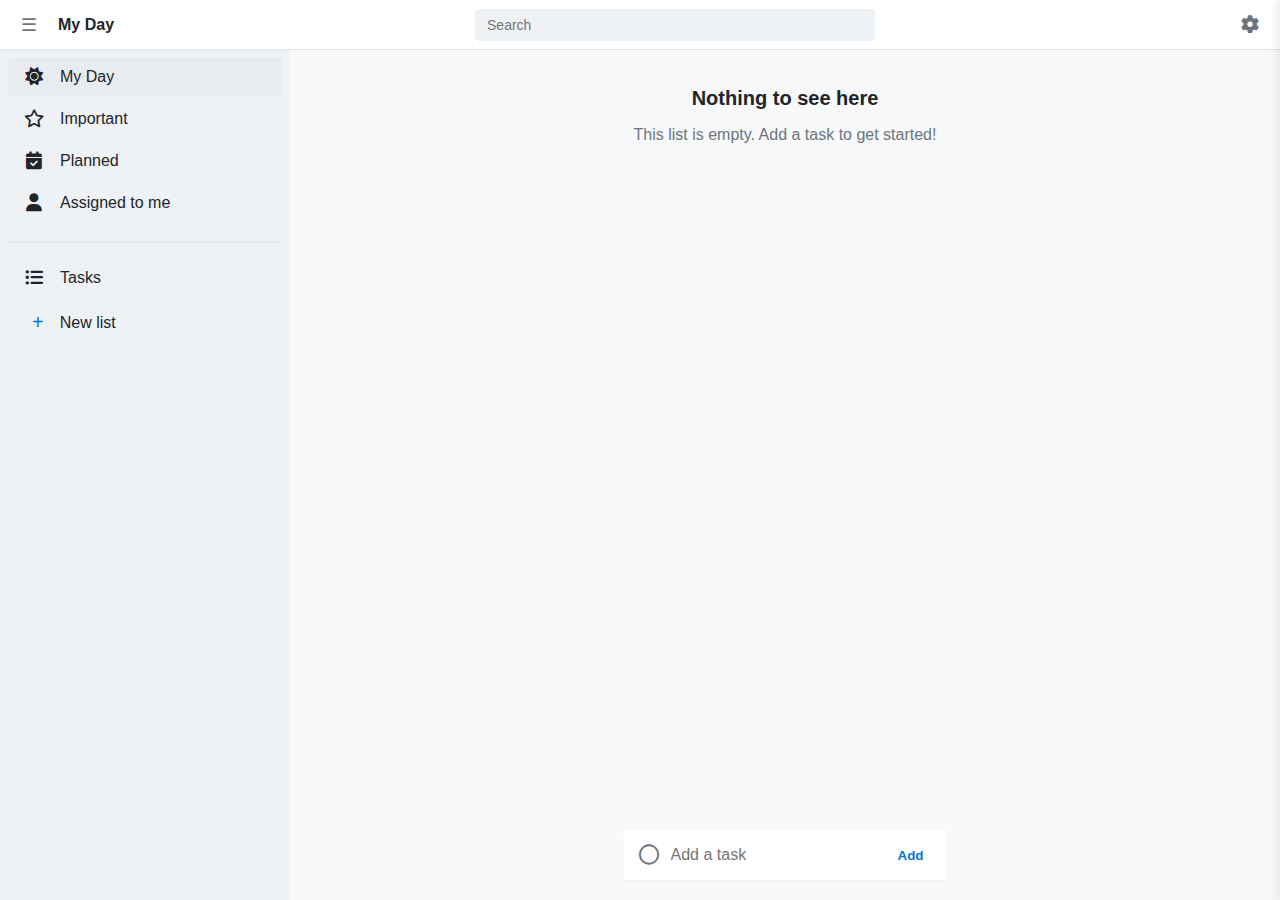
<file: index.html>
<!DOCTYPE html>
<html lang="en">
  <head>
    <meta charset="UTF-8" />
    <meta name="viewport" content="width=device-width, initial-scale=1.0" />
    <title>To Do</title>
    <link rel="icon" href="logo.png" type="image/png" />
    <link rel="stylesheet" href="style.css" />
    <link
      rel="stylesheet"
      href="https://cdnjs.cloudflare.com/ajax/libs/font-awesome/6.5.2/css/all.min.css"
    />
  </head>
  <body>
    <div class="app-container">
      <header class="header">
        <div class="header-left">
          <button class="menu-btn">☰</button>
          <h2 id="list-title-text">My Day</h2>
        </div>
        <div class="header-center">
          <div class="search-field-container">
            <input type="search" class="search-bar" placeholder="Search" />
            <button class="search-clear-btn">
              <i class="fa-solid fa-xmark"></i>
            </button>
          </div>
        </div>
        <div class="header-right">
          <button class="header-btn" id="settings-btn">
            <i class="fa-solid fa-gear"></i>
          </button>
        </div>
      </header>

      <div class="main-layout">
        <nav class="sidebar">
          <ul class="sidebar-menu">
            <li class="menu-item active" data-view="my-day">
              <i class="item-icon fa-solid fa-sun"></i>
              <span class="item-text">My Day</span>
            </li>
            <li class="menu-item" data-view="important">
              <i class="item-icon fa-regular fa-star"></i>
              <span class="item-text">Important</span>
            </li>
            <li class="menu-item" data-view="planned">
              <i class="item-icon fa-solid fa-calendar-check"></i>
              <span class="item-text">Planned</span>
            </li>
            <li class="menu-item" data-view="assigned">
              <i class="item-icon fa-solid fa-user"></i>
              <span class="item-text">Assigned to me</span>
            </li>
          </ul>
          <hr class="separator" />
          <ul id="custom-lists-container" class="sidebar-menu"></ul>
          <div class="new-list-section">
            <input
              type="text"
              id="new-list-input"
              class="new-list-input"
              placeholder="New list name"
              style="display: none"
            />
            <button class="new-list-btn">
              <span class="add-icon">+</span>
              <span class="item-text">New list</span>
            </button>
          </div>
        </nav>

        <main class="main-content">
          <ul id="task-list-container"></ul>
          <div class="add-task-container">
            <i class="fa-regular fa-circle"></i>
            <input
              type="text"
              id="task-input"
              placeholder="Add a task"
              autocomplete="off"
            />
            <button id="add-task-btn" class="add-btn">Add</button>
          </div>
        </main>
      </div>
    </div>

    <div class="settings-panel">
      <div class="settings-header">
        <h3>Settings</h3>
        <button class="settings-close-btn">
          <i class="fa-solid fa-xmark"></i>
        </button>
      </div>
      <div class="settings-section">
        <h4>Theme</h4>
        <div class="theme-options">
          <label class="theme-option">
            <input type="radio" name="theme" value="light" checked /> Light
          </label>
          <label class="theme-option">
            <input type="radio" name="theme" value="dark" /> Dark
          </label>
        </div>
      </div>
      <div class="settings-section">
        <h4>General</h4>
        <label class="setting-toggle">
          Confirm before deleting
          <input type="checkbox" id="confirm-delete-toggle" checked />
          <span class="slider"></span>
        </label>
        <label class="setting-toggle">
          Add new tasks on top
          <input type="checkbox" />
          <span class="slider"></span>
        </label>
      </div>
    </div>
    <script src="script.js"></script>
  </body>
</html>
</file>
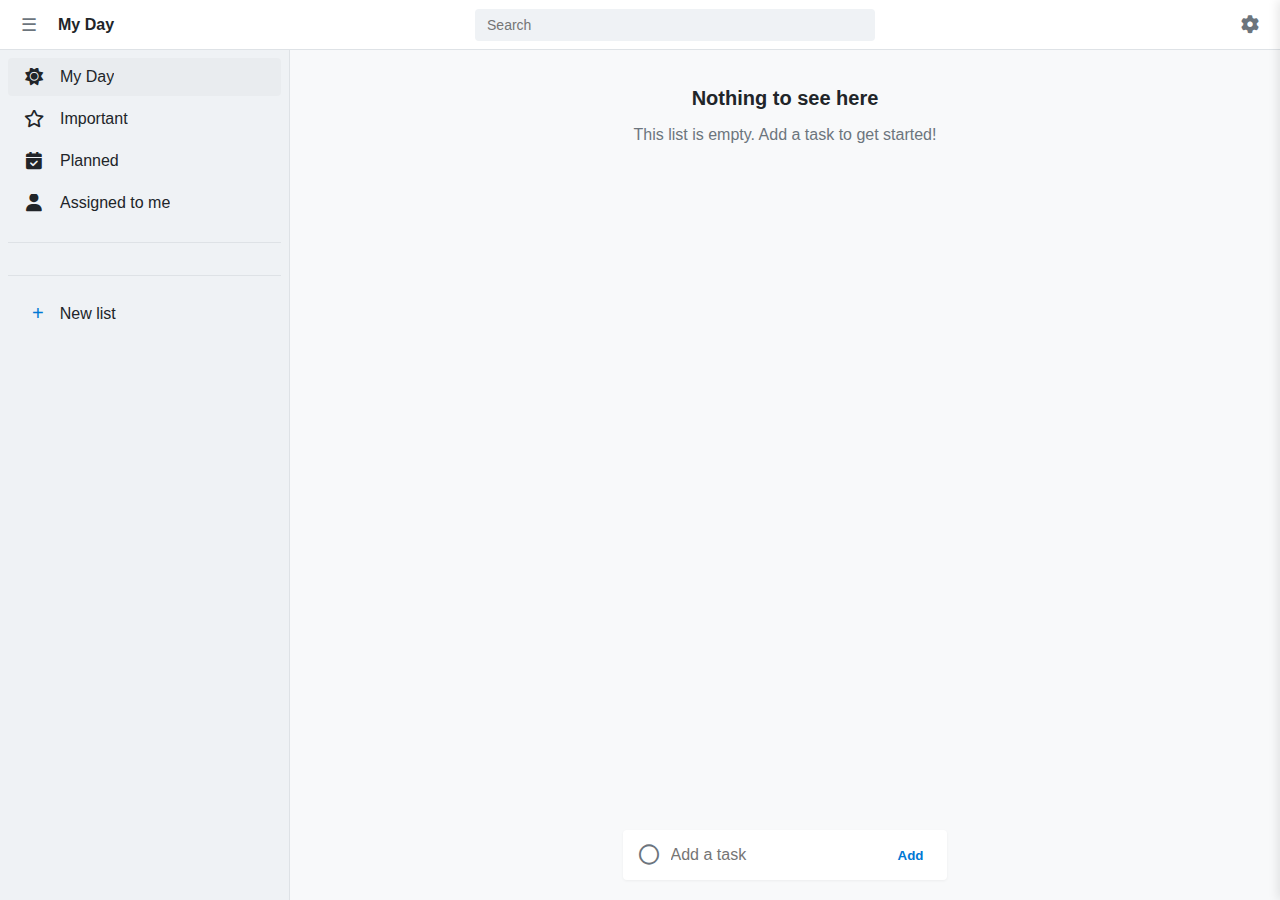
<file: frontend/index.html>
<!DOCTYPE html>
<html lang="en">
  <head>
    <meta charset="UTF-8" />
    <meta name="viewport" content="width=device-width, initial-scale=1.0" />
    <title>Taskify</title>
    <link rel="icon" href="logo.png" type="image/png" />
    <link rel="stylesheet" href="style.css" />
    <link
      rel="stylesheet"
      href="https://cdnjs.cloudflare.com/ajax/libs/font-awesome/6.5.2/css/all.min.css"
    />
  </head>
  <body>
    <div class="app-container">
      <div id="loader-overlay">
        <div class="lds-spinner">
          <div></div>
          <div></div>
          <div></div>
          <div></div>
          <div></div>
          <div></div>
          <div></div>
          <div></div>
          <div></div>
          <div></div>
          <div></div>
          <div></div>
        </div>
      </div>

      <header class="header">
        <div class="header-left">
          <button class="menu-btn">☰</button>
          <h2 id="list-title-text">My Day</h2>
        </div>
        <div class="header-center">
          <div class="search-field-container">
            <input type="search" class="search-bar" placeholder="Search" />
            <button class="search-clear-btn">
              <i class="fa-solid fa-xmark"></i>
            </button>
          </div>
        </div>
        <div class="header-right">
          <button class="header-btn" id="settings-btn">
            <i class="fa-solid fa-gear"></i>
          </button>
        </div>
      </header>

      <div class="main-layout">
        <nav class="sidebar">
          <ul class="sidebar-menu">
            <li class="menu-item active" data-view="my-day">
              <div>
                <i class="item-icon fa-solid fa-sun"></i>
                <span class="item-text">My Day</span>
              </div>
              <span class="item-count" id="my-day-count"></span>
            </li>
            <li class="menu-item" data-view="important">
              <div>
                <i class="item-icon fa-regular fa-star"></i>
                <span class="item-text">Important</span>
              </div>
              <span class="item-count" id="important-count"></span>
            </li>
            <li class="menu-item" data-view="planned">
              <div>
                <i class="item-icon fa-solid fa-calendar-check"></i>
                <span class="item-text">Planned</span>
              </div>
              <span class="item-count" id="planned-count"></span>
            </li>
            <li class="menu-item" data-view="assigned">
              <div>
                <i class="item-icon fa-solid fa-user"></i>
                <span class="item-text">Assigned to me</span>
              </div>
              <span class="item-count" id="assigned-count"></span>
            </li>
          </ul>
          <hr class="separator" />
          <ul id="custom-lists-container" class="sidebar-menu"></ul>
          <hr class="separator" />
          <div class="new-list-section">
            <input
              type="text"
              id="new-list-input"
              class="new-list-input"
              placeholder="New list name"
              style="display: none"
            />
            <button class="new-list-btn">
              <span class="add-icon">+</span>
              <span class="item-text">New list</span>
            </button>
          </div>
        </nav>

        <main class="main-content">
          <ul id="task-list-container"></ul>
          <div class="add-task-container">
            <i class="fa-regular fa-circle"></i>
            <input
              type="text"
              id="task-input"
              placeholder="Add a task"
              autocomplete="off"
            />
            <button id="add-task-btn" class="add-btn">Add</button>
          </div>
        </main>
      </div>
    </div>

    <div class="settings-panel">
      <div class="settings-header">
        <h3>Settings</h3>
        <button class="settings-close-btn">
          <i class="fa-solid fa-xmark"></i>
        </button>
      </div>
      <div class="settings-section">
        <h4>Theme</h4>
        <div class="theme-options">
          <label class="theme-option">
            <input type="radio" name="theme" value="light" checked /> Light
          </label>
          <label class="theme-option">
            <input type="radio" name="theme" value="dark" /> Dark
          </label>
        </div>
      </div>
      <div class="settings-section">
        <h4>General</h4>
        <label class="setting-toggle">
          Confirm before deleting
          <input type="checkbox" id="confirm-delete-toggle" checked />
          <span class="slider"></span>
        </label>
        <label class="setting-toggle">
          Add new tasks on top
          <input type="checkbox" />
          <span class="slider"></span>
        </label>
      </div>

      <div class="settings-section">
        <h4>About</h4>
        <ul class="settings-links">
          <li><a href="#">Privacy and cookies</a></li>
          <li><a href="#">Export your info</a></li>
          <li><a href="#">Third Party Notices</a></li>
        </ul>
      </div>

      <div class="app-info">
        <img src="logo.png" alt="Taskify Logo" class="app-info-logo" />
        <div class="app-info-text">
          <p><strong>Taskify</strong></p>
          <p>Copyright © 2025 Shannaseem</p>
          <p>All rights reserved</p>
          <p>Version 1.0.0</p>
        </div>
      </div>

      <div class="settings-section">
        <h4>Connect</h4>
        <ul class="settings-links">
          <li>
            <a href="#"
              ><i class="fa-brands fa-twitter"></i> Follow us on Twitter</a
            >
          </li>
          <li>
            <a href="#"
              ><i class="fa-brands fa-facebook"></i> Like us on Facebook</a
            >
          </li>
          <li>
            <a href="#"><i class="fa-solid fa-heart"></i> Spread the word</a>
          </li>
        </ul>
      </div>
    </div>

    <div id="confirmation-modal-overlay" class="hidden">
      <div class="confirmation-modal">
        <p>
          <strong>"<span id="item-to-delete-name"></span>"</strong> will be
          permanently deleted.
        </p>
        <small>You won't be able to undo this action.</small>
        <div class="modal-buttons">
          <button id="cancel-delete-btn">Cancel</button>
          <button id="confirm-delete-btn">Delete</button>
        </div>
      </div>
    </div>

    <script src="script.js"></script>
  </body>
</html>
</file>
<file: style.css>
/* ======================= */
/* GLOBAL THEME VARIABLES  */
/* ======================= */
:root {
  /* New Light Theme */
  --bg-primary: #f8f9fa;
  --bg-secondary: #eff2f5; /* Sidebar background */
  --bg-panel: #ffffff;
  --text-primary: #212529;
  --text-secondary: #6c757d; /* For subtitles, icons */
  --border-color: #dee2e6;
  --accent-color: #0078d4; /* Microsoft blue */
  --hover-bg: #e9ecef;
  --star-color: #e5a320;
  --delete-color: #d92c2c;
  --highlight-bg: #fcf8b7;
  --highlight-text: #000000;
  --shadow-color: rgba(0, 0, 0, 0.1);
}

/* New Dark Theme */
body[data-theme="dark"] {
  --bg-primary: #1a1d21;
  --bg-secondary: #212529;
  --bg-panel: #2c3034;
  --text-primary: #e9ecef;
  --text-secondary: #adb5bd;
  --border-color: #343a40;
  --hover-bg: #343a40;
  --delete-color: #ff4d4d;
  --highlight-bg: #7c7117;
  --highlight-text: #ffffff;
  --shadow-color: rgba(0, 0, 0, 0.4);
}

/* ======================= */
/* GLOBAL STYLES      */
/* ======================= */
body {
  font-family: -apple-system, BlinkMacSystemFont, "Segoe UI", Roboto, Oxygen,
    Ubuntu, Cantarell, "Open Sans", "Helvetica Neue", sans-serif;
  margin: 0;
  background-color: var(--bg-primary);
  color: var(--text-primary);
  overflow: hidden;
}

* {
  box-sizing: border-box;
}

/* ======================= */
/* MAIN APP LAYOUT      */
/* ======================= */
.app-container {
  display: flex;
  flex-direction: column;
  height: 100vh;
}

.main-layout {
  display: flex;
  flex-grow: 1;
  overflow: hidden; /* Prevent body scroll */
}

/* ======================= */
/* HEADER SECTION     */
/* ======================= */
.header {
  background-color: var(--bg-panel);
  height: 50px;
  display: flex;
  justify-content: space-between;
  align-items: center;
  padding: 0 16px;
  border-bottom: 1px solid var(--border-color);
  flex-shrink: 0;
}

.header-left,
.header-center,
.header-right {
  display: flex;
  align-items: center;
  gap: 16px;
}

.header h2 {
  margin: 0;
  font-size: 16px;
  font-weight: 600;
}

.search-field-container {
  display: flex;
  align-items: center;
  position: relative;
  width: 400px;
}

.search-bar {
  flex-grow: 1;
  padding: 8px 12px;
  padding-right: 40px;
  border: none;
  border-radius: 4px;
  background-color: var(--bg-secondary);
  color: var(--text-primary);
  font-size: 14px;
}

.search-bar:focus {
  outline: 2px solid var(--accent-color);
  background-color: var(--bg-panel);
}

.search-clear-btn {
  position: absolute;
  right: 5px;
  background: none;
  border: none;
  cursor: pointer;
  font-size: 16px;
  color: var(--text-secondary);
  padding: 5px;
  display: flex;
  align-items: center;
  justify-content: center;
  visibility: hidden;
  opacity: 0;
  transition: visibility 0s, opacity 0.3s ease;
}

.search-clear-btn:hover {
  color: var(--accent-color);
}

.menu-btn,
.header-btn,
.add-group-btn {
  background: none;
  border: none;
  cursor: pointer;
  font-size: 18px;
  padding: 5px;
  color: var(--text-secondary);
  display: flex;
  align-items: center;
  justify-content: center;
}

.menu-btn:hover,
.header-btn:hover,
.add-group-btn:hover {
  color: var(--accent-color);
}

/* ======================= */
/* SIDEBAR SECTION    */
/* ======================= */
.sidebar {
  width: 290px;
  background-color: var(--bg-secondary);
  padding: 8px;
  display: flex;
  flex-direction: column;
  flex-shrink: 0;
  transition: width 0.3s ease-in-out;
}

.sidebar-collapsed {
  width: 60px;
}

.sidebar-menu {
  list-style: none;
  padding: 0;
  margin: 0;
}

.menu-item {
  display: flex;
  align-items: center;
  padding: 10px 16px;
  border-radius: 4px;
  cursor: pointer;
  margin-bottom: 4px;
  white-space: nowrap;
  overflow: hidden;
}

.sidebar-collapsed .menu-item {
  justify-content: center;
}

.item-icon {
  margin-right: 16px;
  font-size: 18px;
  width: 20px;
  text-align: center;
  transition: margin-right 0.3s ease-in-out;
}

.sidebar-collapsed .item-icon {
  margin-right: 0;
}

.item-text {
  font-weight: 500;
  transition: opacity 0.2s ease, width 0.2s ease;
  opacity: 1;
  width: auto;
}

.sidebar-collapsed .item-text,
.sidebar-collapsed .add-icon + .item-text {
  opacity: 0;
  width: 0;
}

.menu-item.active {
  background-color: var(--hover-bg);
  font-weight: 600;
}

.menu-item:not(.active):hover {
  background-color: var(--hover-bg);
}

.separator {
  border: none;
  border-top: 1px solid var(--border-color);
  margin: 16px 0;
  transition: opacity 0.2s ease-in-out;
}

.sidebar-collapsed .separator {
  opacity: 0;
}

.new-list-section {
  display: flex;
  justify-content: space-between;
  align-items: center;
  overflow: hidden;
  padding: 0 8px; /* Align with list items */
}

.new-list-input {
  flex-grow: 1;
  padding: 10px 16px;
  border: 1px solid var(--accent-color);
  border-radius: 4px;
  background-color: var(--bg-panel);
  color: var(--text-primary);
  font-size: 14px;
  outline: none;
}

.new-list-btn {
  flex-grow: 1;
  background: none;
  border: none;
  display: flex;
  align-items: center;
  padding: 10px 16px;
  cursor: pointer;
  font-size: 16px;
  white-space: nowrap;
  color: var(--text-primary);
  border-radius: 4px;
}

.new-list-btn:hover {
  background-color: var(--hover-bg);
}

.new-list-btn .add-icon {
  margin-right: 16px;
  font-size: 20px;
  color: var(--accent-color);
}

/* ======================= */
/* MAIN CONTENT         */
/* ======================= */
.main-content {
  flex-grow: 1;
  display: flex;
  flex-direction: column;
  padding: 20px 40px;
  overflow-y: auto;
}

.main-content.empty-state {
  justify-content: center;
  align-items: center;
  text-align: center;
}

#task-list-container {
  list-style: none;
  padding: 0;
  margin: 0;
  flex-grow: 1;
}

.list-not-found {
  max-width: 400px;
}

.list-not-found h2 {
  font-size: 20px;
  margin-bottom: 8px;
}

.list-not-found p {
  color: var(--text-secondary);
}

/* ======================= */
/* ADD TASK & TASK ITEMS   */
/* ======================= */
.add-task-container {
  display: flex;
  align-items: center;
  background-color: var(--bg-panel);
  border-radius: 4px;
  padding: 8px 16px;
  margin-top: 20px;
  box-shadow: 0 1px 3px rgba(0, 0, 0, 0.05);
  flex-shrink: 0;
}

.add-task-container i {
  color: var(--text-secondary);
  font-size: 20px;
}

#task-input {
  flex-grow: 1;
  border: none;
  background: none;
  outline: none;
  font-size: 16px;
  padding: 8px 12px;
  color: var(--text-primary);
}

#add-task-btn {
  background: none;
  border: none;
  color: var(--accent-color);
  font-weight: 600;
  padding: 8px;
  cursor: pointer;
  border-radius: 4px;
}

#add-task-btn:hover {
  background-color: var(--hover-bg);
}

.task-item {
  display: flex;
  align-items: center;
  justify-content: space-between;
  background-color: var(--bg-panel);
  border-radius: 4px;
  margin-bottom: 8px;
  padding: 12px 16px;
  box-shadow: 0 1px 3px rgba(0, 0, 0, 0.05);
  transition: opacity 0.3s ease, transform 0.3s ease, background-color 0.2s;
}

.task-content {
  display: flex;
  align-items: center;
  flex-grow: 1;
  gap: 16px;
}

.task-checkbox {
  width: 20px;
  height: 20px;
  cursor: pointer;
  flex-shrink: 0;
}

.task-details {
  display: flex;
  flex-direction: column;
}

.task-text {
  font-size: 16px;
}

.task-text .highlight {
  background-color: var(--highlight-bg);
  color: var(--highlight-text);
  border-radius: 3px;
  padding: 0 2px;
}

.task-meta {
  font-size: 12px;
  color: var(--text-secondary);
  display: flex;
  align-items: center;
  gap: 8px;
  margin-top: 4px;
}

.task-meta .due-date {
  color: var(--accent-color);
}

.task-actions {
  display: flex;
  align-items: center;
  gap: 8px;
  position: relative; /* For date picker positioning */
}

.task-action-btn {
  background: none;
  border: none;
  color: var(--text-secondary);
  font-size: 18px;
  cursor: pointer;
  padding: 5px;
  border-radius: 4px;
  opacity: 0;
  transition: opacity 0.2s, background-color 0.2s, color 0.2s;
}

.task-item:hover .task-action-btn {
  opacity: 1;
}

.task-action-btn.important-btn:hover {
  color: var(--star-color);
}

.task-item.important .important-btn {
  opacity: 1;
  color: var(--star-color);
}

.task-action-btn.delete-task-btn:hover {
  background-color: var(--hover-bg);
  color: var(--delete-color);
}

.task-action-btn.add-to-day-btn:hover,
.task-action-btn.set-date-btn:hover,
.task-action-btn.assign-to-me-btn:hover {
  color: var(--accent-color);
}

.task-item.on-my-day .add-to-day-btn {
  opacity: 1;
  color: var(--accent-color);
}

.task-item.assigned-to-me .assign-to-me-btn {
  opacity: 1;
  color: var(--accent-color);
}

#date-picker-input {
  position: absolute;
  right: 0;
  top: 0;
  width: 100%;
  height: 100%;
  opacity: 0;
  cursor: pointer;
}

.task-item.completed .task-text {
  text-decoration: line-through;
  color: var(--text-secondary);
}

.task-item.removing {
  opacity: 0;
  transform: scale(0.95);
}

/* ======================= */
/* CONTEXT MENU FOR LIST DELETE */
/* ======================= */
.custom-context-menu {
  position: fixed;
  z-index: 10000;
  width: 180px;
  background-color: var(--bg-panel);
  border-radius: 6px;
  padding: 6px;
  box-shadow: 0 4px 12px var(--shadow-color);
  border: 1px solid var(--border-color);
}

.context-menu-item {
  display: flex;
  align-items: center;
  gap: 10px;
  padding: 8px 12px;
  background: none;
  border: none;
  width: 100%;
  text-align: left;
  cursor: pointer;
  border-radius: 4px;
  color: var(--text-primary);
  font-size: 14px;
}

.context-menu-item:hover {
  background-color: var(--hover-bg);
}

.context-menu-item.delete {
  color: var(--delete-color);
}

/* ======================= */
/* SETTINGS PANEL */
/* ======================= */
.settings-panel {
  position: fixed;
  top: 0;
  right: 0;
  width: 360px;
  height: 100vh;
  background-color: var(--bg-panel);
  box-shadow: -2px 0 10px rgba(0, 0, 0, 0.1);
  transform: translateX(100%);
  transition: transform 0.3s ease-in-out;
  z-index: 1000;
  display: flex;
  flex-direction: column;
  padding-bottom: 20px;
  overflow-y: auto;
}

.settings-panel.active {
  transform: translateX(0);
}

.settings-header {
  display: flex;
  justify-content: space-between;
  align-items: center;
  padding: 16px 20px;
  border-bottom: 1px solid var(--border-color);
  flex-shrink: 0;
}

.settings-header h3 {
  margin: 0;
  font-size: 18px;
  font-weight: 600;
}

.settings-close-btn {
  background: none;
  border: none;
  font-size: 20px;
  cursor: pointer;
  color: var(--text-secondary);
}

.settings-close-btn:hover {
  color: var(--accent-color);
}

.settings-section {
  padding: 20px;
  border-bottom: 1px solid var(--border-color);
}

.settings-section h4 {
  margin-top: 0;
  margin-bottom: 15px;
  font-size: 15px;
  color: var(--text-secondary);
  text-transform: uppercase;
  font-weight: 500;
}

.theme-options {
  display: flex;
  gap: 20px;
}

.theme-option {
  display: flex;
  align-items: center;
  cursor: pointer;
  font-size: 14px;
}

.theme-option input[type="radio"] {
  margin-right: 8px;
}

.setting-toggle {
  display: flex;
  align-items: center;
  justify-content: space-between;
  margin-bottom: 10px;
  font-size: 14px;
  cursor: pointer;
  padding: 5px 0;
}

.setting-toggle input[type="checkbox"] {
  -webkit-appearance: none;
  appearance: none;
  display: none;
}

.setting-toggle .slider {
  position: relative;
  width: 36px;
  height: 20px;
  background-color: #ccc;
  border-radius: 10px;
  transition: 0.3s;
}

.setting-toggle .slider:before {
  position: absolute;
  content: "";
  height: 16px;
  width: 16px;
  left: 2px;
  bottom: 2px;
  background-color: white;
  border-radius: 50%;
  transition: 0.3s;
}

.setting-toggle input:checked + .slider {
  background-color: var(--accent-color);
}

.setting-toggle input:checked + .slider:before {
  transform: translateX(16px);
}
</file>
<file: frontend/style.css>
/* ======================= */
/* GLOBAL THEME VARIABLES  */
/* ======================= */
:root {
  /* New Light Theme */
  --bg-primary: #f8f9fa;
  --bg-secondary: #eff2f5; /* Sidebar background */
  --bg-panel: #ffffff;
  --text-primary: #212529;
  --text-secondary: #6c757d; /* For subtitles, icons */
  --border-color: #dee2e6;
  --accent-color: #0078d4; /* Microsoft blue */
  --hover-bg: #e9ecef;
  --star-color: #e5a320;
  --delete-color: #d92c2c;
  --highlight-bg: #fcf8b7;
  --highlight-text: #000000;
  --shadow-color: rgba(0, 0, 0, 0.1);
}

/* New Dark Theme */
body[data-theme="dark"] {
  --bg-primary: #1a1d21;
  --bg-secondary: #212529;
  --bg-panel: #2c3034;
  --text-primary: #e9ecef;
  --text-secondary: #adb5bd;
  --border-color: #343a40;
  --hover-bg: #343a40;
  --delete-color: #ff4d4d;
  --highlight-bg: #7c7117;
  --highlight-text: #ffffff;
  --shadow-color: rgba(0, 0, 0, 0.4);
}

/* ======================= */
/* GLOBAL STYLES      */
/* ======================= */
body {
  font-family: -apple-system, BlinkMacSystemFont, "Segoe UI", Roboto, Oxygen,
    Ubuntu, Cantarell, "Open Sans", "Helvetica Neue", sans-serif;
  margin: 0;
  background-color: var(--bg-primary);
  color: var(--text-primary);
  overflow-x: hidden;
}

* {
  box-sizing: border-box;
}

/* ======================= */
/* LOADER STYLES           */
/* ======================= */
.hidden {
  display: none !important; /* Use !important to ensure it always hides */
}

#loader-overlay {
  position: fixed;
  top: 0;
  left: 0;
  width: 100%;
  height: 100%;
  background-color: rgba(0, 0, 0, 0.5);
  z-index: 9999;
  display: flex;
  justify-content: center;
  align-items: center;
}

.lds-spinner {
  color: currentColor;
  display: inline-block;
  position: relative;
  width: 80px;
  height: 80px;
}
.lds-spinner div {
  transform-origin: 40px 40px;
  animation: lds-spinner 1.2s linear infinite;
}
.lds-spinner div:after {
  content: " ";
  display: block;
  position: absolute;
  top: 3.2px;
  left: 36.8px;
  width: 6.4px;
  height: 17.6px;
  border-radius: 20%;
  background: var(--accent-color); /* Use theme color */
}
.lds-spinner div:nth-child(1) {
  transform: rotate(0deg);
  animation-delay: -1.1s;
}
.lds-spinner div:nth-child(2) {
  transform: rotate(30deg);
  animation-delay: -1s;
}
.lds-spinner div:nth-child(3) {
  transform: rotate(60deg);
  animation-delay: -0.9s;
}
.lds-spinner div:nth-child(4) {
  transform: rotate(90deg);
  animation-delay: -0.8s;
}
.lds-spinner div:nth-child(5) {
  transform: rotate(120deg);
  animation-delay: -0.7s;
}
.lds-spinner div:nth-child(6) {
  transform: rotate(150deg);
  animation-delay: -0.6s;
}
.lds-spinner div:nth-child(7) {
  transform: rotate(180deg);
  animation-delay: -0.5s;
}
.lds-spinner div:nth-child(8) {
  transform: rotate(210deg);
  animation-delay: -0.4s;
}
.lds-spinner div:nth-child(9) {
  transform: rotate(240deg);
  animation-delay: -0.3s;
}
.lds-spinner div:nth-child(10) {
  transform: rotate(270deg);
  animation-delay: -0.2s;
}
.lds-spinner div:nth-child(11) {
  transform: rotate(300deg);
  animation-delay: -0.1s;
}
.lds-spinner div:nth-child(12) {
  transform: rotate(330deg);
  animation-delay: 0s;
}
@keyframes lds-spinner {
  0% {
    opacity: 1;
  }
  100% {
    opacity: 0;
  }
}

/* ======================= */
/* MAIN APP LAYOUT      */
/* ======================= */
.app-container {
  display: flex;
  flex-direction: column;
  height: 100vh;
  overflow: hidden;
}

.main-layout {
  display: flex;
  flex-grow: 1;
  overflow: hidden; /* Prevent body scroll */
}

/* ======================= */
/* HEADER SECTION     */
/* ======================= */
.header {
  background-color: var(--bg-panel);
  height: 50px;
  display: flex;
  justify-content: space-between;
  align-items: center;
  padding: 0 16px;
  border-bottom: 1px solid var(--border-color);
  flex-shrink: 0;
  position: relative;
  z-index: 2500;
}

.header-left,
.header-center,
.header-right {
  display: flex;
  align-items: center;
  gap: 16px;
}

.header h2 {
  margin: 0;
  font-size: 16px;
  font-weight: 600;
}

.search-field-container {
  display: flex;
  align-items: center;
  position: relative;
  width: 400px;
}

.search-bar {
  flex-grow: 1;
  padding: 8px 12px;
  padding-right: 40px;
  border: none;
  border-radius: 4px;
  background-color: var(--bg-secondary);
  color: var(--text-primary);
  font-size: 14px;
}

.search-bar:focus {
  outline: 2px solid var(--accent-color);
  background-color: var(--bg-panel);
}

.search-clear-btn {
  position: absolute;
  right: 5px;
  background: none;
  border: none;
  cursor: pointer;
  font-size: 16px;
  color: var(--text-secondary);
  padding: 5px;
  display: flex;
  align-items: center;
  justify-content: center;
  visibility: hidden;
  opacity: 0;
  transition: visibility 0s, opacity 0.3s ease;
}

.search-clear-btn:hover {
  color: var(--accent-color);
}

.menu-btn,
.header-btn,
.add-group-btn {
  background: none;
  border: none;
  cursor: pointer;
  font-size: 18px;
  padding: 5px;
  color: var(--text-secondary);
  display: flex;
  align-items: center;
  justify-content: center;
}

.menu-btn:hover,
.header-btn:hover,
.add-group-btn:hover {
  color: var(--accent-color);
}

/* ======================= */
/* SIDEBAR SECTION    */
/* ======================= */
.sidebar {
  width: 290px;
  background-color: var(--bg-secondary);
  padding: 8px;
  display: flex;
  flex-direction: column;
  flex-shrink: 0;
  transition: width 0.3s ease-in-out;
  border-right: 1px solid var(--border-color);
}

.sidebar-collapsed {
  width: 60px;
}

.sidebar-menu {
  list-style: none;
  padding: 0;
  margin: 0;
}

.menu-item {
  display: flex;
  align-items: center;
  justify-content: space-between;
  padding: 10px 16px;
  border-radius: 4px;
  cursor: pointer;
  margin-bottom: 4px;
  white-space: nowrap;
  overflow: hidden;
}

.menu-item > div {
  display: flex;
  align-items: center;
  overflow: hidden; /* Prevents text from overflowing */
}

.sidebar-collapsed .menu-item {
  justify-content: center;
  padding: 10px 0; /* Adjust padding for centering */
}

.item-icon {
  margin-right: 16px;
  font-size: 18px;
  width: 20px;
  text-align: center;
  transition: margin-right 0.3s ease-in-out;
  flex-shrink: 0;
}

.sidebar-collapsed .item-icon {
  margin-right: 0;
}

.item-text {
  font-weight: 500;
  transition: opacity 0.2s ease, width 0.2s ease;
  opacity: 1;
  width: auto;
}

.item-count {
  font-size: 14px;
  color: var(--text-secondary);
  padding: 0 4px;
  transition: opacity 0.2s ease;
  flex-shrink: 0;
}

.sidebar-collapsed .item-text,
.sidebar-collapsed .add-icon + .item-text,
.sidebar-collapsed .item-count {
  opacity: 0;
  width: 0;
  padding: 0;
  margin: 0;
}

.menu-item.active {
  background-color: var(--hover-bg);
  font-weight: 600;
}

.menu-item:not(.active):hover {
  background-color: var(--hover-bg);
}

.separator {
  border: none;
  border-top: 1px solid var(--border-color);
  margin: 16px 0;
  transition: opacity 0.2s ease-in-out;
}

.sidebar-collapsed .separator {
  opacity: 0;
}

.new-list-section {
  display: flex;
  justify-content: space-between;
  align-items: center;
  overflow: hidden;
  padding: 0 8px;
}

.new-list-input {
  flex-grow: 1;
  padding: 10px 16px;
  border: 1px solid var(--accent-color);
  border-radius: 4px;
  background-color: var(--bg-panel);
  color: var(--text-primary);
  font-size: 14px;
  outline: none;
}

.new-list-btn {
  flex-grow: 1;
  background: none;
  border: none;
  display: flex;
  align-items: center;
  padding: 10px 16px;
  cursor: pointer;
  font-size: 16px;
  white-space: nowrap;
  color: var(--text-primary);
  border-radius: 4px;
}

.sidebar-collapsed .new-list-btn {
  justify-content: center;
}

.new-list-btn:hover {
  background-color: var(--hover-bg);
}

.new-list-btn .add-icon {
  margin-right: 16px;
  font-size: 20px;
  color: var(--accent-color);
}

.sidebar-collapsed .new-list-btn .add-icon {
  margin-right: 0;
}

/* ======================= */
/* MAIN CONTENT         */
/* ======================= */
.main-content {
  flex-grow: 1;
  display: flex;
  flex-direction: column;
  padding: 20px 40px;
  overflow-y: auto;
}

.main-content.empty-state {
  justify-content: center;
  align-items: center;
  text-align: center;
}

#task-list-container {
  list-style: none;
  padding: 0;
  margin: 0;
  flex-grow: 1;
}

.list-not-found {
  max-width: 400px;
}

.list-not-found h2 {
  font-size: 20px;
  margin-bottom: 8px;
}

.list-not-found p {
  color: var(--text-secondary);
}

/* ======================= */
/* ADD TASK & TASK ITEMS   */
/* ======================= */
.add-task-container {
  display: flex;
  align-items: center;
  background-color: var(--bg-panel);
  border-radius: 4px;
  padding: 8px 16px;
  margin-top: 20px;
  box-shadow: 0 1px 3px rgba(0, 0, 0, 0.05);
  flex-shrink: 0;
}

.add-task-container i {
  color: var(--text-secondary);
  font-size: 20px;
}

#task-input {
  flex-grow: 1;
  border: none;
  background: none;
  outline: none;
  font-size: 16px;
  padding: 8px 12px;
  color: var(--text-primary);
}

#add-task-btn {
  background: none;
  border: none;
  color: var(--accent-color);
  font-weight: 600;
  padding: 8px;
  cursor: pointer;
  border-radius: 4px;
}

#add-task-btn:hover {
  background-color: var(--hover-bg);
}

.task-item {
  display: flex;
  align-items: center;
  justify-content: space-between;
  background-color: var(--bg-panel);
  border-radius: 4px;
  margin-bottom: 8px;
  padding: 12px 16px;
  box-shadow: 0 1px 3px rgba(0, 0, 0, 0.05);
  transition: opacity 0.3s ease, transform 0.3s ease, background-color 0.2s;
}

.task-content {
  display: flex;
  align-items: center;
  flex-grow: 1;
  gap: 16px;
  overflow: hidden;
}

.task-checkbox {
  width: 20px;
  height: 20px;
  cursor: pointer;
  flex-shrink: 0;
}

.task-details {
  display: flex;
  flex-direction: column;
  overflow: hidden;
  white-space: nowrap;
}

.task-text {
  font-size: 16px;
  text-overflow: ellipsis;
  overflow: hidden;
}

.task-text .highlight {
  background-color: var(--highlight-bg);
  color: var(--highlight-text);
  border-radius: 3px;
  padding: 0 2px;
}

.task-meta {
  font-size: 12px;
  color: var(--text-secondary);
  display: flex;
  align-items: center;
  gap: 8px;
  margin-top: 4px;
}

.task-meta .due-date {
  color: var(--accent-color);
}

.task-actions {
  display: flex;
  align-items: center;
  gap: 8px;
  position: relative;
  flex-shrink: 0;
}

.task-action-btn {
  background: none;
  border: none;
  color: var(--text-secondary);
  font-size: 18px;
  cursor: pointer;
  padding: 5px;
  border-radius: 4px;
  opacity: 0;
  transition: opacity 0.2s, background-color 0.2s, color 0.2s;
}

.task-item:hover .task-action-btn {
  opacity: 1;
}

.task-action-btn.important-btn:hover {
  color: var(--star-color);
}

.task-item.important .important-btn {
  opacity: 1;
  color: var(--star-color);
}

.task-action-btn.delete-task-btn:hover {
  background-color: var(--hover-bg);
  color: var(--delete-color);
}

.task-action-btn.add-to-day-btn:hover,
.task-action-btn.set-date-btn:hover,
.task-action-btn.assign-to-me-btn:hover {
  color: var(--accent-color);
}

.task-item.on-my-day .add-to-day-btn {
  opacity: 1;
  color: var(--accent-color);
}

.task-item.assigned-to-me .assign-to-me-btn {
  opacity: 1;
  color: var(--accent-color);
}

#date-picker-input {
  position: absolute;
  right: 0;
  top: 0;
  width: 100%;
  height: 100%;
  opacity: 0;
  cursor: pointer;
}

.task-item.completed .task-text {
  text-decoration: line-through;
  color: var(--text-secondary);
}

.task-item.removing {
  opacity: 0;
  transform: scale(0.95);
}

/* ======================= */
/* CONFIRMATION MODAL      */
/* ======================= */
#confirmation-modal-overlay {
  position: fixed;
  top: 0;
  left: 0;
  width: 100%;
  height: 100%;
  background-color: rgba(0, 0, 0, 0.6);
  z-index: 10000;
  display: flex;
  justify-content: center;
  align-items: center;
  padding: 20px;
}

.confirmation-modal {
  background-color: var(--bg-panel);
  color: var(--text-primary);
  padding: 24px;
  border-radius: 8px;
  box-shadow: 0 5px 15px rgba(0, 0, 0, 0.3);
  text-align: center;
  max-width: 400px;
}

.confirmation-modal p {
  margin-top: 0;
  font-size: 16px;
}

.confirmation-modal small {
  color: var(--text-secondary);
}

.modal-buttons {
  margin-top: 24px;
  display: flex;
  gap: 12px;
  justify-content: center;
}

.modal-buttons button {
  border: none;
  padding: 10px 20px;
  border-radius: 5px;
  font-size: 14px;
  font-weight: bold;
  cursor: pointer;
  transition: opacity 0.2s;
}

.modal-buttons button:hover {
  opacity: 0.8;
}

#cancel-delete-btn {
  background-color: var(--hover-bg);
  color: var(--text-primary);
}

#confirm-delete-btn {
  background-color: var(--delete-color);
  color: white;
}

/* ======================= */
/* CONTEXT MENU FOR LIST DELETE */
/* ======================= */
.custom-context-menu {
  position: fixed;
  z-index: 10000;
  width: 180px;
  background-color: var(--bg-panel);
  border-radius: 6px;
  padding: 6px;
  box-shadow: 0 4px 12px var(--shadow-color);
  border: 1px solid var(--border-color);
}

.context-menu-item {
  display: flex;
  align-items: center;
  gap: 10px;
  padding: 8px 12px;
  background: none;
  border: none;
  width: 100%;
  text-align: left;
  cursor: pointer;
  border-radius: 4px;
  color: var(--text-primary);
  font-size: 14px;
}

.context-menu-item:hover {
  background-color: var(--hover-bg);
}

.context-menu-item.delete {
  color: var(--delete-color);
}

/* ======================= */
/* SETTINGS PANEL */
/* ======================= */
.settings-panel {
  position: fixed;
  top: 0;
  right: 0;
  width: 360px;
  height: 100vh;
  background-color: var(--bg-panel);
  box-shadow: -2px 0 10px rgba(0, 0, 0, 0.1);
  transform: translateX(100%);
  transition: transform 0.3s ease-in-out;
  z-index: 3000;
  display: flex;
  flex-direction: column;
  padding-bottom: 20px;
  overflow-y: auto;
}

.settings-panel.active {
  transform: translateX(0);
}

.settings-header {
  display: flex;
  justify-content: space-between;
  align-items: center;
  padding: 16px 20px;
  border-bottom: 1px solid var(--border-color);
  flex-shrink: 0;
}

.settings-header h3 {
  margin: 0;
  font-size: 18px;
  font-weight: 600;
}

.settings-close-btn {
  background: none;
  border: none;
  font-size: 20px;
  cursor: pointer;
  color: var(--text-secondary);
}

.settings-close-btn:hover {
  color: var(--accent-color);
}

.settings-section {
  padding: 20px;
  border-bottom: 1px solid var(--border-color);
}

.settings-section h4 {
  margin-top: 0;
  margin-bottom: 15px;
  font-size: 15px;
  color: var(--text-secondary);
  text-transform: uppercase;
  font-weight: 500;
}

.theme-options {
  display: flex;
  gap: 20px;
}

.theme-option {
  display: flex;
  align-items: center;
  cursor: pointer;
  font-size: 14px;
}

.theme-option input[type="radio"] {
  margin-right: 8px;
}

.setting-toggle {
  display: flex;
  align-items: center;
  justify-content: space-between;
  margin-bottom: 10px;
  font-size: 14px;
  cursor: pointer;
  padding: 5px 0;
}

.setting-toggle input[type="checkbox"] {
  -webkit-appearance: none;
  appearance: none;
  display: none;
}

.setting-toggle .slider {
  position: relative;
  width: 36px;
  height: 20px;
  background-color: #ccc;
  border-radius: 10px;
  transition: 0.3s;
}

.setting-toggle .slider:before {
  position: absolute;
  content: "";
  height: 16px;
  width: 16px;
  left: 2px;
  bottom: 2px;
  background-color: white;
  border-radius: 50%;
  transition: 0.3s;
}

.setting-toggle input:checked + .slider {
  background-color: var(--accent-color);
}

.setting-toggle input:checked + .slider:before {
  transform: translateX(16px);
}

/* ======================= */
/* SETTINGS - ABOUT SECTION*/
/* ======================= */
.settings-links {
  list-style: none;
  padding: 0;
  margin: 0;
}

.settings-links li a {
  display: flex;
  align-items: center;
  padding: 12px 0;
  color: var(--text-primary);
  text-decoration: none;
  border-radius: 4px;
  transition: background-color 0.2s;
  font-size: 14px;
}

.settings-links li a:hover {
  color: var(--accent-color);
}

.settings-links li a i {
  width: 20px;
  margin-right: 12px;
  text-align: center;
  color: var(--text-secondary);
}

.app-info {
  display: flex;
  align-items: center;
  padding: 20px;
  border-bottom: 1px solid var(--border-color);
}

.app-info-logo {
  width: 50px;
  height: 50px;
  margin-right: 16px;
}

.app-info-text p {
  margin: 0;
  font-size: 14px;
}

.app-info-text p:first-child {
  font-size: 16px;
}

.app-info-text p:not(:first-child) {
  color: var(--text-secondary);
  font-size: 12px;
}

/* ======================= */
/* RESPONSIVE STYLES       */
/* ======================= */

/* Tablet Styles */
@media (max-width: 1024px) {
  .sidebar {
    width: 240px;
  }
  .search-field-container {
    width: 250px;
  }
  .main-content {
    padding: 20px;
  }
}

/* Mobile Styles */
@media (max-width: 768px) {
  .sidebar {
    position: absolute;
    top: 50px; /* Position below header */
    left: 0;
    height: calc(100vh - 50px);
    z-index: 2000;
    transform: translateX(-100%);
    transition: transform 0.3s ease-in-out;
    width: 280px; /* Full width when open */
  }
  .sidebar.sidebar-open {
    transform: translateX(0);
    box-shadow: 2px 0 10px rgba(0, 0, 0, 0.1);
  }
  .header-center {
    display: none; /* Hide search bar on mobile */
  }
  .main-content {
    padding: 15px;
  }
  .settings-panel {
    width: 100%;
    max-width: none;
    border-radius: 0;
  }
  .confirmation-modal {
    width: 90%;
  }
}
</file>
